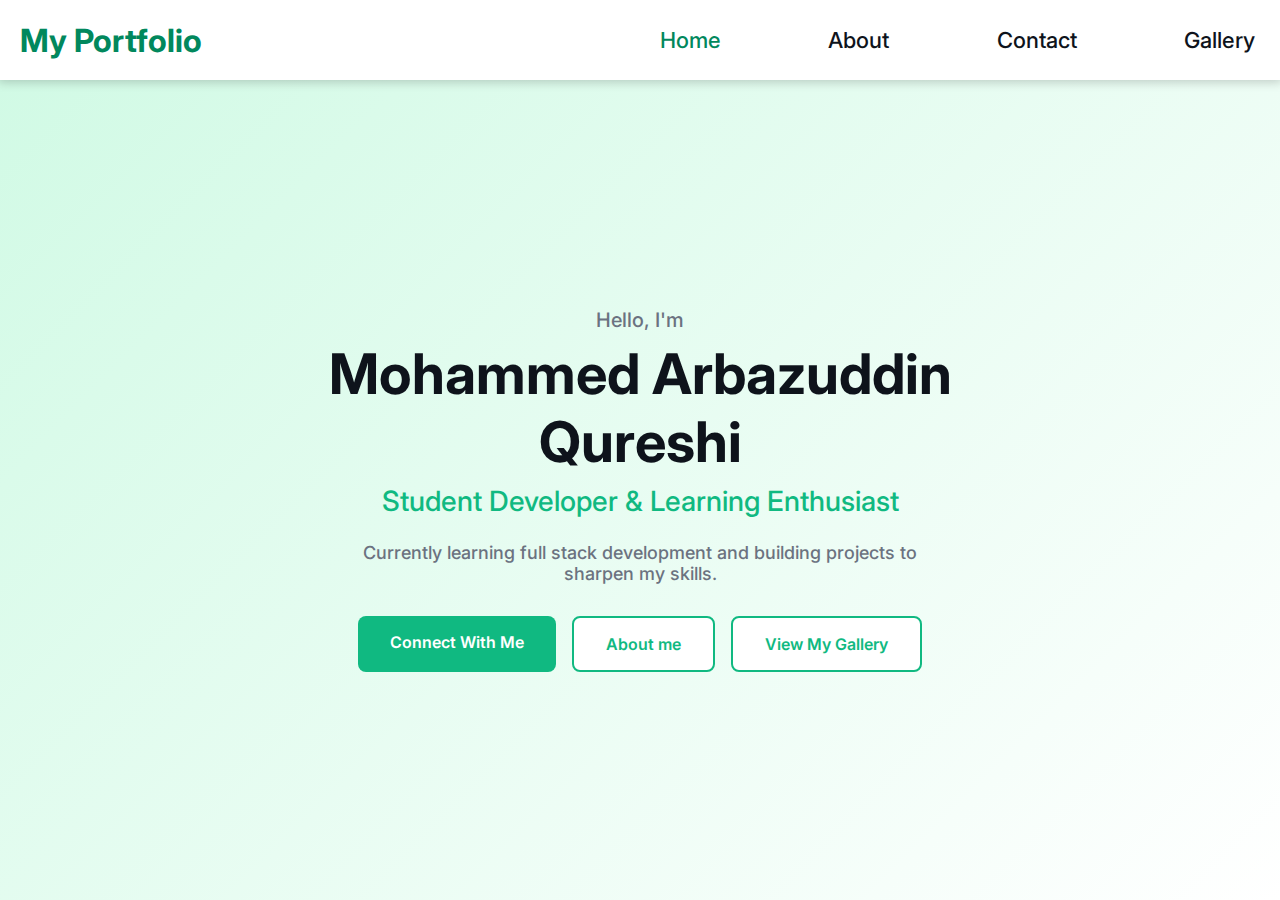
<file: docs/index.html>
<!DOCTYPE html>
<html lang="en">

<head>
    <meta charset="UTF-8">
    <meta name="description" content="This is my Portfolio website showcasing my HTML and CSS skills">
    <meta name="keywords" content="HTML,CSS,Portfolio">
    <meta name="viewport" content="width=device-width, initial-scale=1.0">
    <link rel="preconnect" href="https://fonts.googleapis.com">
    <link rel="preconnect" href="https://fonts.gstatic.com" crossorigin>
    <link href="https://fonts.googleapis.com/css2?family=Inter:wght@400;600;700&display=swap" rel="stylesheet">
    <link rel="stylesheet" href="css/styles.css">
    <title>Portfolio - Home</title>
    <script defer src="js/script.js"></script>
</head>

<body>
    <nav class="navbar">
        <h1 class="banner">
            My Portfolio
        </h1>
        <ul class="nav-links">
            <li><a href="index.html" class="active">Home</a></li>
            <li><a href="about.html">About</a></li>
            <li><a href="contact.html">Contact</a></li>
            <li><a href="gallery.html">Gallery</a></li>
        </ul>
    </nav>
    <nav class="mobile-navbar">
        <div class="nav-top">
            <h1 class="banner">My Portfolio</h1>
            <button class="menu-btn">☰</button>
        </div>

        <ul class="mob-nav-links none">
            <li><a href="index.html" class="active">Home</a></li>
            <li><a href="about.html">About</a></li>
            <li><a href="contact.html">Contact</a></li>
            <li><a href="gallery.html">Gallery</a></li>
        </ul>
    </nav>
    <section class="hero">
        <div class="hero-content">
            <p class="hero-greeting">Hello, I'm</p>
            <h1 class="hero-name">Mohammed Arbazuddin Qureshi</h1>
            <p class="hero-title">Student Developer & Learning Enthusiast</p>
            <p class="hero-description">
                Currently learning full stack development and building projects to sharpen my skills.
            </p>
            <div class="hero-buttons">
                <a href="contact.html" class="btn btn-green">Connect With Me</a>
                <a href="about.html" class="btn outline-button">About me</a>
                <a href="gallery.html" class="btn outline-button">View My Gallery</a>
            </div>
        </div>
    </section>
</body>

</html>
</file>
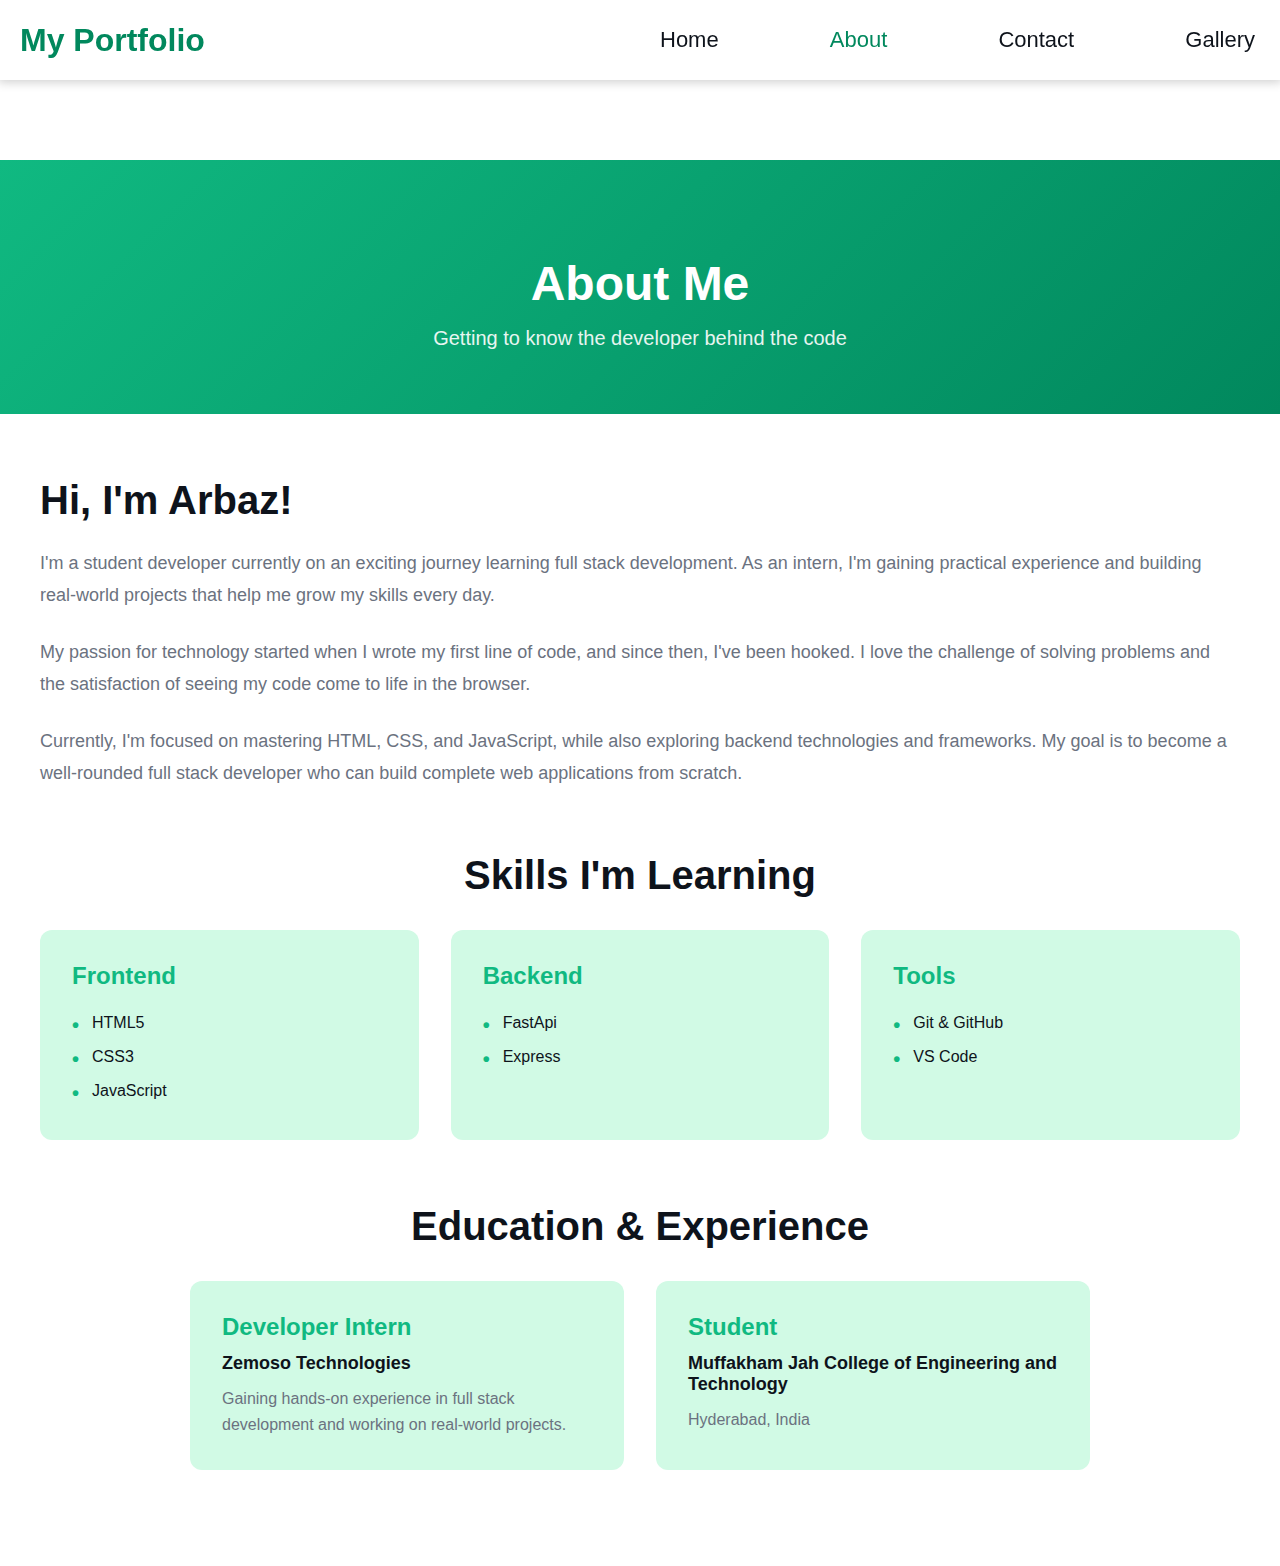
<file: docs/about.html>
<!DOCTYPE html>
<html lang="en">

<head>
    <meta charset="UTF-8" />
    <meta name="description" content="About Me - Student Developer Portfolio" />
    <meta name="keywords" content="HTML,CSS,Portfolio,About" />
    <meta name="viewport" content="width=device-width, initial-scale=1.0" />
     <link rel="stylesheet" href="css/styles.css">
    <title>Portfolio - About</title>
    <script defer src="js/script.js"></script>
</head>

<body>
    <nav class="navbar">
        <h1 class="banner">My Portfolio</h1>
        <ul class="nav-links">
            <li><a href="index.html">Home</a></li>
            <li><a href="about.html" class="active">About</a></li>
            <li><a href="contact.html">Contact</a></li>
            <li><a href="gallery.html">Gallery</a></li>
        </ul>
    </nav>
    <nav class="mobile-navbar">
        <div class="nav-top">
            <h1 class="banner">My Portfolio</h1>
            <button class="menu-btn">☰</button>
        </div>

        <ul class="mob-nav-links none">
            <li><a href="index.html">Home</a></li>
            <li><a href="about.html" class="active">About</a></li>
            <li><a href="contact.html">Contact</a></li>
            <li><a href="gallery.html">Gallery</a></li>
        </ul>
    </nav>

    <section class="about-hero">
        <div class="about-hero-content">
            <h1>About Me</h1>
            <p>Getting to know the developer behind the code</p>
        </div>
    </section>

    <section class="about-content">
        <div class="about-container">
            <div class="about-text">
                <h2>Hi, I'm Arbaz!</h2>
                <p>
                    I'm a student developer currently on an exciting journey learning
                    full stack development. As an intern, I'm gaining practical
                    experience and building real-world projects that help me grow my
                    skills every day.
                </p>
                <p>
                    My passion for technology started when I wrote my first line of
                    code, and since then, I've been hooked. I love the challenge of
                    solving problems and the satisfaction of seeing my code come to life
                    in the browser.
                </p>
                <p>
                    Currently, I'm focused on mastering HTML, CSS, and JavaScript, while
                    also exploring backend technologies and frameworks. My goal is to
                    become a well-rounded full stack developer who can build complete
                    web applications from scratch.
                </p>
            </div>

            <div class="skills-section">
                <h2>Skills I'm Learning</h2>
                <div class="skills-grid">
                    <div class="skill-card">
                        <h3>Frontend</h3>
                        <ul>
                            <li>HTML5</li>
                            <li>CSS3</li>
                            <li>JavaScript</li>
                        </ul>
                    </div>
                    <div class="skill-card">
                        <h3>Backend</h3>
                        <ul>
                            <li>FastApi</li>
                            <li>Express</li>
                        </ul>
                    </div>
                    <div class="skill-card">
                        <h3>Tools</h3>
                        <ul>
                            <li>Git & GitHub</li>
                            <li>VS Code</li>
                        </ul>
                    </div>
                </div>
            </div>

            <div class="education-section">
                <h2>Education & Experience</h2>
                <div class="education-grid">
                    <div class="education-card">
                        <h3>Developer Intern</h3>
                        <p class="education-place">Zemoso Technologies</p>
                        <p class="education-detail">Gaining hands-on experience in full stack development and working on
                            real-world projects.</p>
                    </div>
                    <div class="education-card">
                        <h3>Student</h3>
                        <p class="education-place">Muffakham Jah College of Engineering and Technology</p>
                        <p class="education-detail">Hyderabad, India</p>
                    </div>
                </div>
            </div>
        </div>
        </div>
        </div>
    </section>
</body>

</html>
</file>
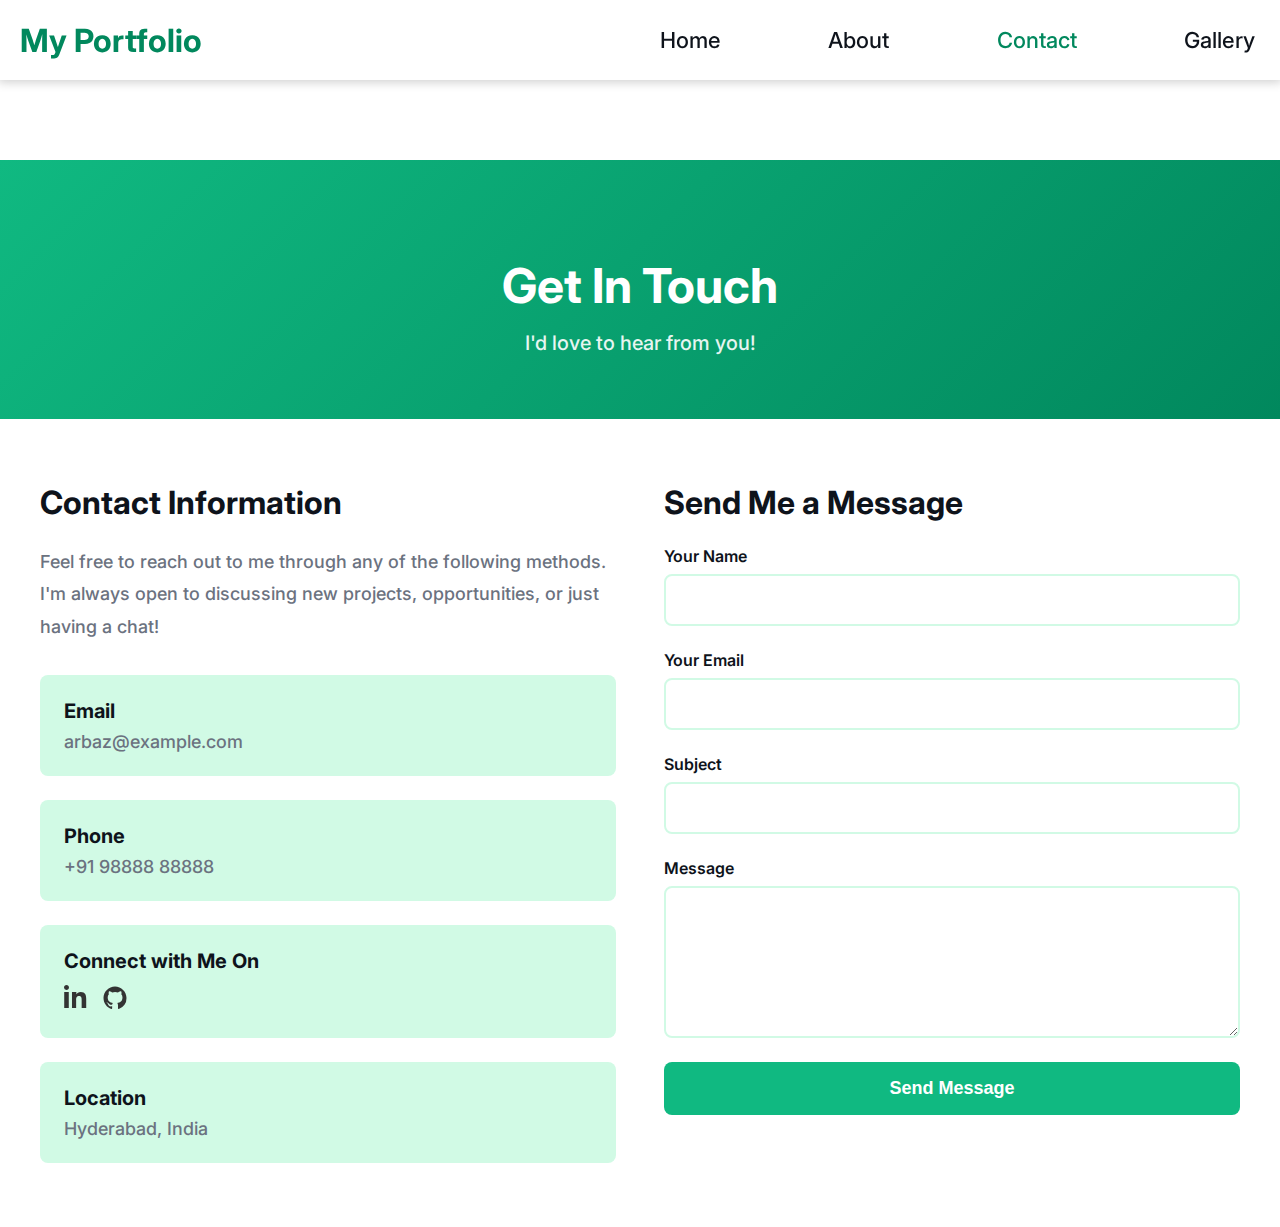
<file: docs/contact.html>
<!DOCTYPE html>
<html lang="en">

<head>
  <meta charset="UTF-8" />
  <meta name="description" content="Contact Me - Student Developer Portfolio" />
  <meta name="keywords" content="HTML,CSS,Portfolio,Contact" />
  <meta name="viewport" content="width=device-width, initial-scale=1.0" />
  <link rel="preconnect" href="https://fonts.googleapis.com">
  <link rel="preconnect" href="https://fonts.gstatic.com" crossorigin>
  <link href="https://fonts.googleapis.com/css2?family=Inter:wght@400;600;700&display=swap" rel="stylesheet">
  <link rel="stylesheet" href="css/styles.css" />
  <title>Portfolio - Contact</title>
  <script defer src="js/script.js"></script>
</head>

<body>
  <nav class="navbar">
    <h1 class="banner">My Portfolio</h1>
    <ul class="nav-links">
      <li><a href="index.html">Home</a></li>
      <li><a href="about.html">About</a></li>
      <li><a href="contact.html" class="active">Contact</a></li>
      <li><a href="gallery.html">Gallery</a></li>
    </ul>
  </nav>
  <nav class="mobile-navbar">
    <div class="nav-top">
      <h1 class="banner">My Portfolio</h1>
      <button class="menu-btn">☰</button>
    </div>

    <ul class="mob-nav-links none">
      <li><a href="index.html">Home</a></li>
      <li><a href="about.html">About</a></li>
      <li><a href="contact.html" class="active">Contact</a></li>
      <li><a href="gallery.html">Gallery</a></li>
    </ul>
  </nav>

  <section class="contact-hero">
    <div class="contact-hero-content">
      <h1>Get In Touch</h1>
      <p>I'd love to hear from you!</p>
    </div>
  </section>

  <section class="contact-content">
    <div class="contact-container">
      <div class="contact-info">
        <h2>Contact Information</h2>
        <p class="contact-intro">
          Feel free to reach out to me through any of the following methods.
          I'm always open to discussing new projects, opportunities, or just
          having a chat!
        </p>

        <div class="contact-details">
          <div class="contact-item">
            <div class="contact-text">
              <h3>Email</h3>
              <p>arbaz@example.com</p>
            </div>
          </div>

          <div class="contact-item">
            <div class="contact-text">
              <h3>Phone</h3>
              <p>+91 98888 88888</p>
            </div>
          </div>
          <div class="contact-item">
            <div class="contact-text">
              <h3>Connect with Me On</h3>
              <div class="socials">
                <a href="https://www.linkedin.com/in/mohammed-arbazuddin-qureshi-551a51243/" aria-label="LinkedIn">
                  <svg width="24" height="24" viewBox="0 0 24 24" fill="currentColor">
                    <path
                      d="M4.98 3.5c0 1.38-1.11 2.5-2.48 2.5A2.49 2.49 0 0 1 0 3.5C0 2.12 1.11 1 2.5 1s2.48 1.12 2.48 2.5zM.22 8.09h4.56V24H.22zM7.98 8.09h4.37v2.17h.06c.61-1.16 2.1-2.38 4.32-2.38 4.62 0 5.48 3.04 5.48 6.99V24h-4.56v-7.73c0-1.84-.03-4.21-2.56-4.21-2.56 0-2.95 2-2.95 4.07V24H7.98z" />
                  </svg>
                </a>
                <a href="https://github.com/arbazuddinqureshi" aria-label="GitHub">
                  <svg class="github" width="24" height="24" viewBox="0 0 24 24" fill="currentColor">
                    <path
                      d="M12 .5C5.73.5.5 5.73.5 12c0 5.08 3.29 9.39 7.86 10.91.58.11.79-.25.79-.56v-2.02c-3.2.7-3.87-1.54-3.87-1.54-.52-1.33-1.28-1.68-1.28-1.68-1.05-.72.08-.71.08-.71 1.16.08 1.77 1.19 1.77 1.19 1.03 1.77 2.7 1.26 3.36.96.1-.75.4-1.26.73-1.55-2.55-.29-5.23-1.27-5.23-5.66 0-1.25.45-2.27 1.19-3.07-.12-.29-.52-1.45.11-3.02 0 0 .97-.31 3.18 1.17a11.1 11.1 0 0 1 5.8 0c2.21-1.48 3.18-1.17 3.18-1.17.63 1.57.23 2.73.11 3.02.74.8 1.19 1.82 1.19 3.07 0 4.4-2.69 5.36-5.25 5.64.41.36.78 1.07.78 2.16v3.2c0 .31.21.68.8.56A10.99 10.99 0 0 0 23.5 12C23.5 5.73 18.27.5 12 .5z" />
                  </svg>
                </a>
              </div>
            </div>
          </div>

          <div class="contact-item">
            <div class="contact-text">
              <h3>Location</h3>
              <p>Hyderabad, India</p>
            </div>
          </div>
        </div>
      </div>

      <div class="contact-form-wrapper">
        <h2>Send Me a Message</h2>
        <form class="contact-form" action="#" method="POST">
          <div class="form-group">
            <label for="name">Your Name</label>
            <input type="text" id="name" name="name" required />
          </div>

          <div class="form-group">
            <label for="email">Your Email</label>
            <input type="email" id="email" name="email" required />
          </div>

          <div class="form-group">
            <label for="subject">Subject</label>
            <input type="text" id="subject" name="subject" required />
          </div>

          <div class="form-group">
            <label for="message">Message</label>
            <textarea id="message" name="message" rows="6" required></textarea>
          </div>

          <button type="submit" class="btn btn-green">Send Message</button>
        </form>
      </div>
    </div>
  </section>
</body>

</html>
</file>
<file: docs/css/styles.css>
:root {
  --primary-green: #10b981;
  --dark-green: #01885d;
  --light-green: #d1fae5;
  --white: #ffffff;
  --text-dark: #0e131b;
  --text-light: #6b7280;
}

* {
  margin: 0;
  padding: 0;
  box-sizing: border-box;
}

body {
  font-family: "Inter", sans-serif;
  font-weight: 500;
}
.navbar {
  z-index: 10;
  width: 100%;
  height: 80px;
  box-shadow: 0 0 10px 2px rgba(0, 0, 0, 0.2);
  position: sticky;
  top: 0;
  background-color: var(--white);
  color: var(--text-dark);
  display: flex;
  justify-content: space-between;
  padding: 10px 10px 10px 20px;
  align-items: center;
}
.banner {
  color: var(--dark-green);
}
.nav-links {
  display: flex;
  justify-content: space-between;
  width: 50%;
}
.nav-links li {
  background-color: var(--white);
  list-style: none;
  padding: 15px;
}

.nav-links li:hover {
  background-color: var(--light-green);
  border-radius: 4px;
}
.nav-links li:hover a {
  color: var(--dark-green);
}

.nav-links li a {
  text-decoration: none;
  font-size: 22px;
  color: var(--text-dark);
}
.nav-links li a.active {
  text-decoration: none;
  font-size: 22px;
  color: var(--dark-green);
}

.mobile-navbar {
  display: none;
  height: 80px;
  box-shadow: 0 0 10px 2px rgba(0, 0, 0, 0.2);
}

.nav-top {
  display: flex;
  justify-content: space-between;
  align-items: center;
  width: 100%;
  padding: 15px;
}
.menu-btn {
  width: 35px;
  height: 30px;
  font-size: 20px;
  border-radius: 4px;
  background-color: var(--primary-green);
  color: var(--white);
  border: var(--white);
}

.mob-nav-links {
  position: absolute;
  top: 100%;
  width: 100%;
  width: 100%;
  background-color: var(--white);
  display: flex;
  flex-direction: column;
  gap: 10px;
  box-shadow: 0 10px 10px 2px rgba(0, 0, 0, 0.2);
}

.mob-nav-links li {
  width: 100%;
  height: 50px;
  padding: 20px;
  display: flex;
  align-items: center;
}
.mob-nav-links li a {
  color: var(--text-dark);
  text-decoration: none;
  font-size: 20px;
}
.mob-nav-links li a.active {
  color: var(--dark-green);
}
.mob-nav-links li:hover {
  background-color: var(--light-green);
}
.mob-nav-links li:hover a {
  background-color: var(--light-green);
}

.none {
  display: none;
}

.hero {
  min-height: calc(100vh - 80px);
  display: flex;
  align-items: center;
  justify-content: center;
  background: linear-gradient(135deg, var(--light-green) 0%, var(--white) 100%);
  padding: 32px;
}

.hero-content {
  max-width: 800px;
  text-align: center;
}

.hero-greeting {
  color: var(--text-light);
  font-size: 1.25rem;
  margin-bottom: 0.5rem;
}

.hero-name {
  font-size: 3.5rem;
  color: var(--text-dark);
  margin-bottom: 0.5rem;
  font-weight: 700;
}

.hero-title {
  font-size: 1.75rem;
  color: var(--primary-green);
  margin-bottom: 24px;
  font-weight: 500;
}

.hero-description {
  font-size: 1.125rem;
  color: var(--text-light);
  margin-bottom: 32px;
  max-width: 600px;
  margin-left: auto;
  margin-right: auto;
}

.hero-buttons {
  display: flex;
  gap: 1rem;
  justify-content: center;
  flex-wrap: wrap;
}

.btn {
  padding: 16px 32px;
  border-radius: 8px;
  text-decoration: none;
  font-weight: 600;
  transition: all 0.3s ease;
  display: inline-block;
}

.btn-green {
  background-color: var(--primary-green);
  color: var(--white);
}

.btn-green:hover {
  background-color: var(--dark-green);
  box-shadow: 0 4px 12px rgba(16, 185, 129, 0.2);
}

.outline-button {
  background-color: var(--white);
  color: var(--primary-green);
  border: 2px solid var(--primary-green);
}

.outline-button:hover {
  background-color: var(--primary-green);
  color: var(--white);
  transform: translateY(-2px);
}

.about-hero {
  background: linear-gradient(135deg, var(--primary-green) 0%, var(--dark-green) 100%);
  padding: 96px 32px 64px;
  text-align: center;
  color: var(--white);
  margin-top: 80px;
}

.about-hero-content h1 {
  font-size: 48px;
  margin-bottom: 16px;
}

.about-hero-content p {
  font-size: 20px;
  opacity: 0.9;
}

.about-content {
  padding: 64px 32px;
  background-color: var(--white);
}

.about-container {
  max-width: 1200px;
  margin: 0 auto;
}

.about-text {
  margin-bottom: 64px;
}

.about-text h2 {
  font-size: 40px;
  color: var(--text-dark);
  margin-bottom: 24px;
}

.about-text p {
  font-size: 18px;
  color: var(--text-light);
  margin-bottom: 24px;
  line-height: 1.8;
}

.skills-section {
  margin-bottom: 64px;
}

.skills-section h2 {
  font-size: 40px;
  color: var(--text-dark);
  margin-bottom: 32px;
  text-align: center;
}

.skills-grid {
  display: grid;
  grid-template-columns: repeat(auto-fit, minmax(280px, 1fr));
  gap: 32px;
}

.skill-card {
  background-color: var(--light-green);
  padding: 32px;
  border-radius: 12px;
}

.skill-card h3 {
  font-size: 24px;
  color: var(--primary-green);
  margin-bottom: 16px;
}

.skill-card ul {
  list-style: none;
}

.skill-card li {
  color: var(--text-dark);
  padding: 8px 0;
  padding-left: 20px;
  position: relative;
}

.skill-card li::before {
  content: "•";
  position: absolute;
  left: 0;
  color: var(--primary-green);
  font-weight: bold;
  font-size: 20px;
}

.education-section {
  margin-bottom: 32px;
}

.education-section h2 {
  font-size: 40px;
  color: var(--text-dark);
  margin-bottom: 32px;
  text-align: center;
}

.education-grid {
  display: grid;
  grid-template-columns: repeat(auto-fit, minmax(300px, 1fr));
  gap: 32px;
  max-width: 900px;
  margin: 0 auto;
}

.education-card {
  background-color: var(--light-green);
  padding: 32px;
  border-radius: 12px;
}

.education-card h3 {
  font-size: 24px;
  color: var(--primary-green);
  margin-bottom: 12px;
  font-weight: 600;
}

.education-place {
  font-size: 18px;
  color: var(--text-dark);
  font-weight: 600;
  margin-bottom: 12px;
}

.education-detail {
  font-size: 16px;
  color: var(--text-light);
  line-height: 1.6;
}

.contact-hero {
  background: linear-gradient(135deg, var(--primary-green) 0%, var(--dark-green) 100%);
  padding: 96px 32px 64px;
  text-align: center;
  color: var(--white);
  margin-top: 80px;
}

.contact-hero-content h1 {
  font-size: 48px;
  margin-bottom: 16px;
}

.contact-hero-content p {
  font-size: 20px;
  opacity: 0.9;
}

.socials {
  display: flex;
  align-items: center;
  justify-content: flex-start;
  gap: 15px;
}

.github {
  margin-top: 5px;
}

.socials a {
  color: #333;
}
.contact-content {
  padding: 64px 32px;
  background-color: var(--white);
}

.contact-container {
  max-width: 1200px;
  margin: 0 auto;
  display: grid;
  grid-template-columns: repeat(auto-fit, minmax(300px, 1fr));
  gap: 48px;
}

.contact-info h2,
.contact-form-wrapper h2 {
  font-size: 32px;
  color: var(--text-dark);
  margin-bottom: 24px;
}

.contact-intro {
  font-size: 18px;
  color: var(--text-light);
  line-height: 1.8;
  margin-bottom: 32px;
}

.contact-details {
  display: flex;
  flex-direction: column;
  gap: 24px;
}

.contact-item {
  display: flex;
  align-items: flex-start;
  gap: 16px;
  padding: 24px;
  background-color: var(--light-green);
  border-radius: 8px;
}

.contact-text h3 {
  font-size: 20px;
  color: var(--text-dark);
  margin-bottom: 8px;
}

.contact-text p {
  color: var(--text-light);
  font-size: 18px;
}

.contact-form {
  display: flex;
  flex-direction: column;
  gap: 24px;
}

.form-group {
  display: flex;
  flex-direction: column;
}

.form-group label {
  font-weight: 600;
  color: var(--text-dark);
  margin-bottom: 8px;
  font-size: 16px;
}

.form-group input,
.form-group textarea {
  padding: 14px;
  border: 2px solid var(--light-green);
  border-radius: 8px;
  font-size: 16px;
  font-family: inherit;
  transition: border-color 0.3s ease;
}

.form-group input:focus,
.form-group textarea:focus {
  outline: none;
  border-color: var(--primary-green);
}

.form-group textarea {
  resize: vertical;
  min-height: 150px;
}

.contact-form .btn {
  width: 100%;
  cursor: pointer;
  border: none;
  font-size: 18px;
}

.gallery {
  padding: 20px;
  width: 100%;
  display: grid;
  grid-template-columns: repeat(auto-fit, minmax(320px, 1fr));
  grid-auto-rows: 170px;
  gap: 5px;
  overflow-x: hidden;
}

.gallery img {
  width: 100%;
  height: 100%;
  object-fit: cover;
}

.gal3 {
  grid-row: span 3;
}

.gal4 {
  grid-row: span 2;
}
@media (max-width: 992px) {
  .nav-links li a {
    font-size: 18px;
  }
  .nav-links li a.active {
    font-size: 18px;
  }
}

@media (max-width: 768px) {
  .about-hero-content h1,
  .contact-hero-content h1 {
    font-size: 32px;
  }

  .about-text h2,
  .skills-section h2,
  .education-section h2 {
    font-size: 32px;
  }

  .timeline {
    padding-left: 24px;
  }

  .timeline-dot {
    left: -32px;
  }

  .contact-container {
    grid-template-columns: 1fr;
  }
}

@media (max-width: 768px) {
  .hero-name {
    font-size: 40px;
  }

  .hero-title {
    font-size: 24px;
  }

  .hero-description {
    font-size: 16px;
  }
}

@media screen and (max-width: 768px) {
  .navbar {
    display: none;
  }
  .mobile-navbar {
    display: flex;
    justify-content: space-between;
    position: sticky;
    background-color: var(--white);
    top: 0;
  }
}
</file>
